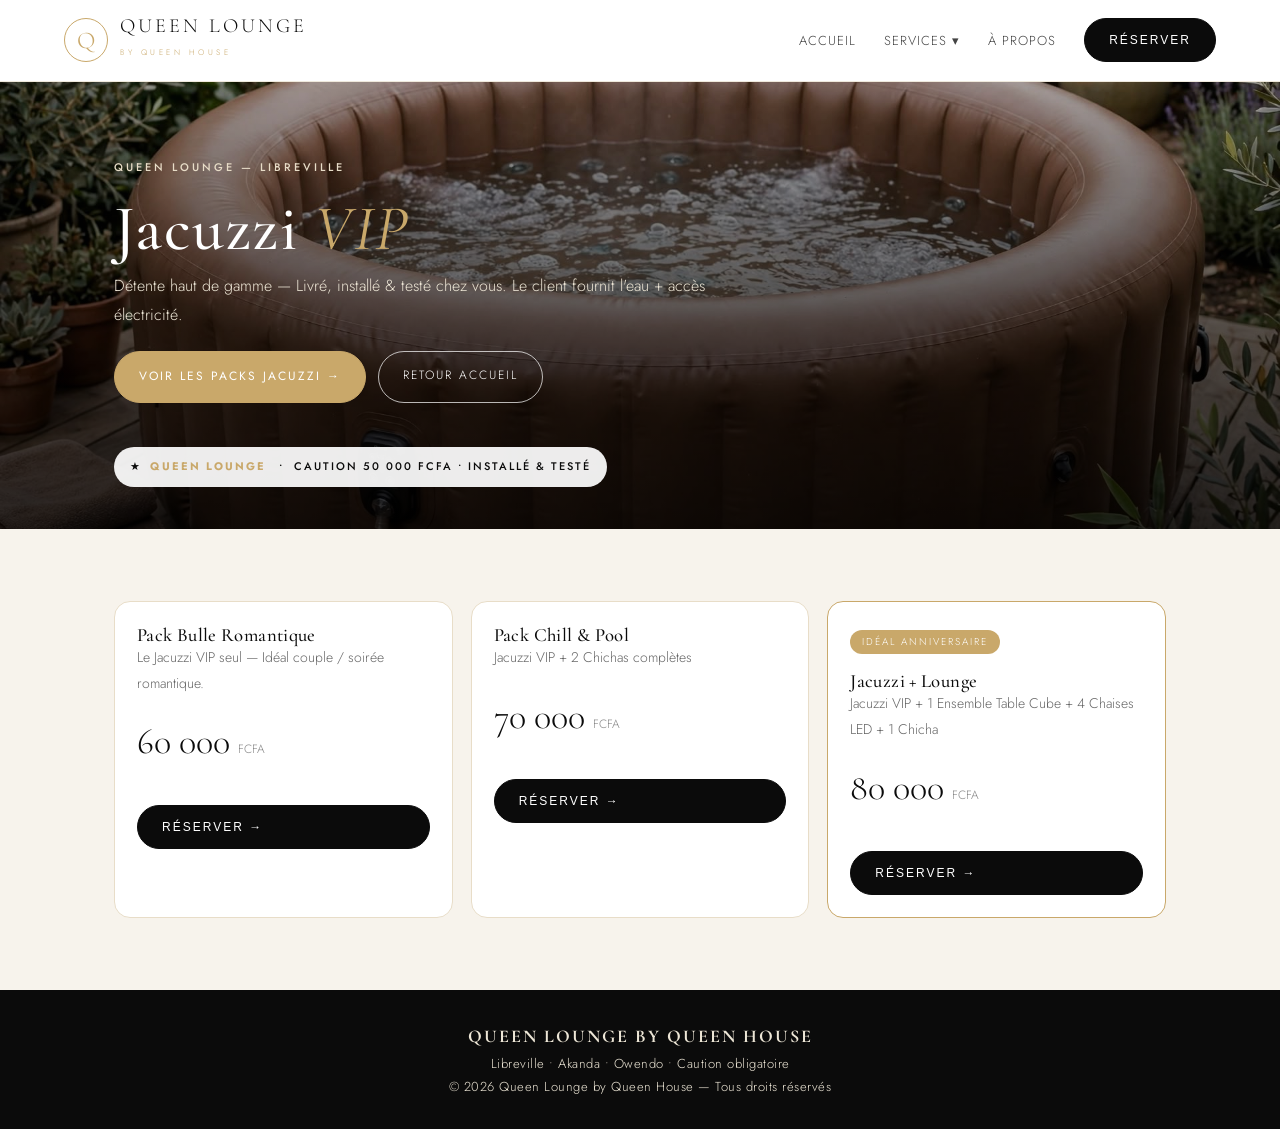
<file: jacuzzi.html>
<!DOCTYPE html>
<html lang="fr"><head><meta charset="UTF-8"><meta name="viewport" content="width=device-width, initial-scale=1.0, viewport-fit=cover"><meta name="theme-color" content="#0B0B0B"><title>Jacuzzi VIP | Queen Lounge by Queen House</title>
<link href="https://fonts.googleapis.com/css2?family=Cormorant+Garamond:ital,wght@0,400;0,500;0,600;1,400&family=Jost:wght@300;400;500&display=swap" rel="stylesheet">
<link rel="stylesheet" href="style.css"></head><body>
<nav class="navbar">
  <a href="index.html" class="logo"><div class="logo-mark">Q</div><div class="logo-text"><span>QUEEN LOUNGE</span><small>BY QUEEN HOUSE</small></div></a>
  <button class="burger" onclick="toggleMenu()">☰</button>
  <div class="nav-links" id="navLinks">
    <a href="index.html">Accueil</a>
    <div class="dropdown"><a href="#" class="dropdown-toggle" aria-expanded="false">Services ▾</a><div class="drop-content">
      <a href="mobilier-led.html">Mobilier LED</a><a href="jacuzzi.html">Jacuzzi VIP</a><a href="chicha.html">Chicha &amp; Chill</a><a href="combos.html">Combos Complets</a></div></div>
    <a href="a-propos.html">À Propos</a>
    <button class="btn-dark" onclick="openModal('Demande générale',false)">Réserver</button>
  </div>
</nav>
<header class="page-hero">
  <img src="jacuzzi.jpg" alt="Jacuzzi <em>VIP</em>">
  <div class="page-hero-inner">
    <span class="eyebrow">Queen Lounge — Libreville</span>
    <h1>Jacuzzi <em>VIP</em></h1>
    <p>Détente haut de gamme — Livré, installé & testé chez vous. Le client fournit l'eau + accès électricité.</p>
    <div class="hero-btns"><a class="btn-dark" href="#packs">Voir les packs Jacuzzi →</a><a class="btn-outline" href="index.html">Retour Accueil</a></div>
    <div><span class="page-hero-badge">★ <b>Queen Lounge</b> &nbsp;•&nbsp; Caution 50 000 FCFA • Installé & testé</span></div>
  </div>
</header>
<section class="section" id="packs"><div class="grid-3"><div class="card pack-card "><h3>Pack Bulle Romantique</h3><p>Le Jacuzzi VIP seul — Idéal couple / soirée romantique.</p><div class="price">60 000 <small>FCFA</small></div><button class="btn-dark" onclick="openModal('Pack Bulle Romantique - 60000F',true)">Réserver →</button></div><div class="card pack-card "><h3>Pack Chill & Pool</h3><p>Jacuzzi VIP + 2 Chichas complètes</p><div class="price">70 000 <small>FCFA</small></div><button class="btn-dark" onclick="openModal('Pack Chill & Pool - 70000F',true)">Réserver →</button></div><div class="card pack-card popular"><span class="tag">Idéal Anniversaire</span><h3>Jacuzzi + Lounge</h3><p>Jacuzzi VIP + 1 Ensemble Table Cube + 4 Chaises LED + 1 Chicha</p><div class="price">80 000 <small>FCFA</small></div><button class="btn-dark" onclick="openModal('Pack Queen Lounge VIP - 80000F',true)">Réserver →</button></div></div>

</section>
  <footer><strong>QUEEN LOUNGE BY QUEEN HOUSE</strong><br>Libreville • Akanda • Owendo • Caution obligatoire<br>© 2026 Queen Lounge by Queen House — Tous droits réservés</footer><div class="modal" id="modal"><div class="modal-box">
  <div class="modal-head"><div><span class="eyebrow">Queen Lounge — Libreville</span><h3>Réserver</h3><p>Complétez votre réservation en 2 minutes.</p></div><span onclick="closeModal()">×</span></div>
  <div class="field"><label>Pack sélectionné</label><input type="text" id="selService" readonly></div>
  <div class="field"><label>Nom &amp; Prénom *</label><input type="text" id="selName" placeholder="Ex : Grâce Mba"></div>
  <div class="field two"><div><label>Téléphone *</label><input type="tel" id="selPhone" placeholder="06 XX XX XX"></div><div><label>Date *</label><input type="date" id="selDate"></div></div>
  <div class="field"><label>Adresse exacte / Quartier *</label><input type="text" id="selAdresse" placeholder="Ex : Angondjé, Akanda"></div>
  <div class="field"><label>Heure de livraison</label><select id="selHeure"><option>Matin 09:00 - 11:00</option><option>Après-midi 13:00 - 15:00</option><option>Soir 16:00 - 18:00</option></select></div>
  <div class="field"><label>Paiement</label><div class="pay-grid">
    <p style="font-size:12px;color:#888;margin:0 0 8px">Acompte obligatoire pour confirmer votre date. Choisissez comment vous payez :</p><div class="pay-opt active" onclick="selectPay(this)" data-pay="Payer tout maintenant"><b>Payer tout maintenant</b><small>Tu paies le total + caution d'un coup</small></div>
    <div class="pay-opt" onclick="selectPay(this)" data-pay="Acompte + solde sur place"><b>Acompte + solde sur place</b><small>Tu donnes l'acompte maintenant, le reste à la livraison</small></div>
  </div></div>
  <div id="securiteBox" class="securite" style="display:none"><b>Sécurité Jacuzzi &amp; Caution</b><br>• Le client fournit l'eau + accès électricité.<br>• Interdiction charbons près du jacuzzi.<br>• <b>Caution : 50% du total</b> si total &lt; 60 000 FCFA, <b>40%</b> si total ≥ 60 000 FCFA.</div>
  <div id="cautionSimple" class="nota">Caution : <b>50% du total</b> si total &lt; 60 000 FCFA, <b>40%</b> si total ≥ 60 000 FCFA — Restituée après vérification.</div>
  <button id="reserveBtn" class="btn-dark full" onclick="sendWhatsApp()">Réserver sur WhatsApp →</button>
  <p id="reservationStatus" style="font-size:12px;margin-top:10px;color:#A12B20"></p>
</div></div><script src="script.js"></script></body></html>
</file>
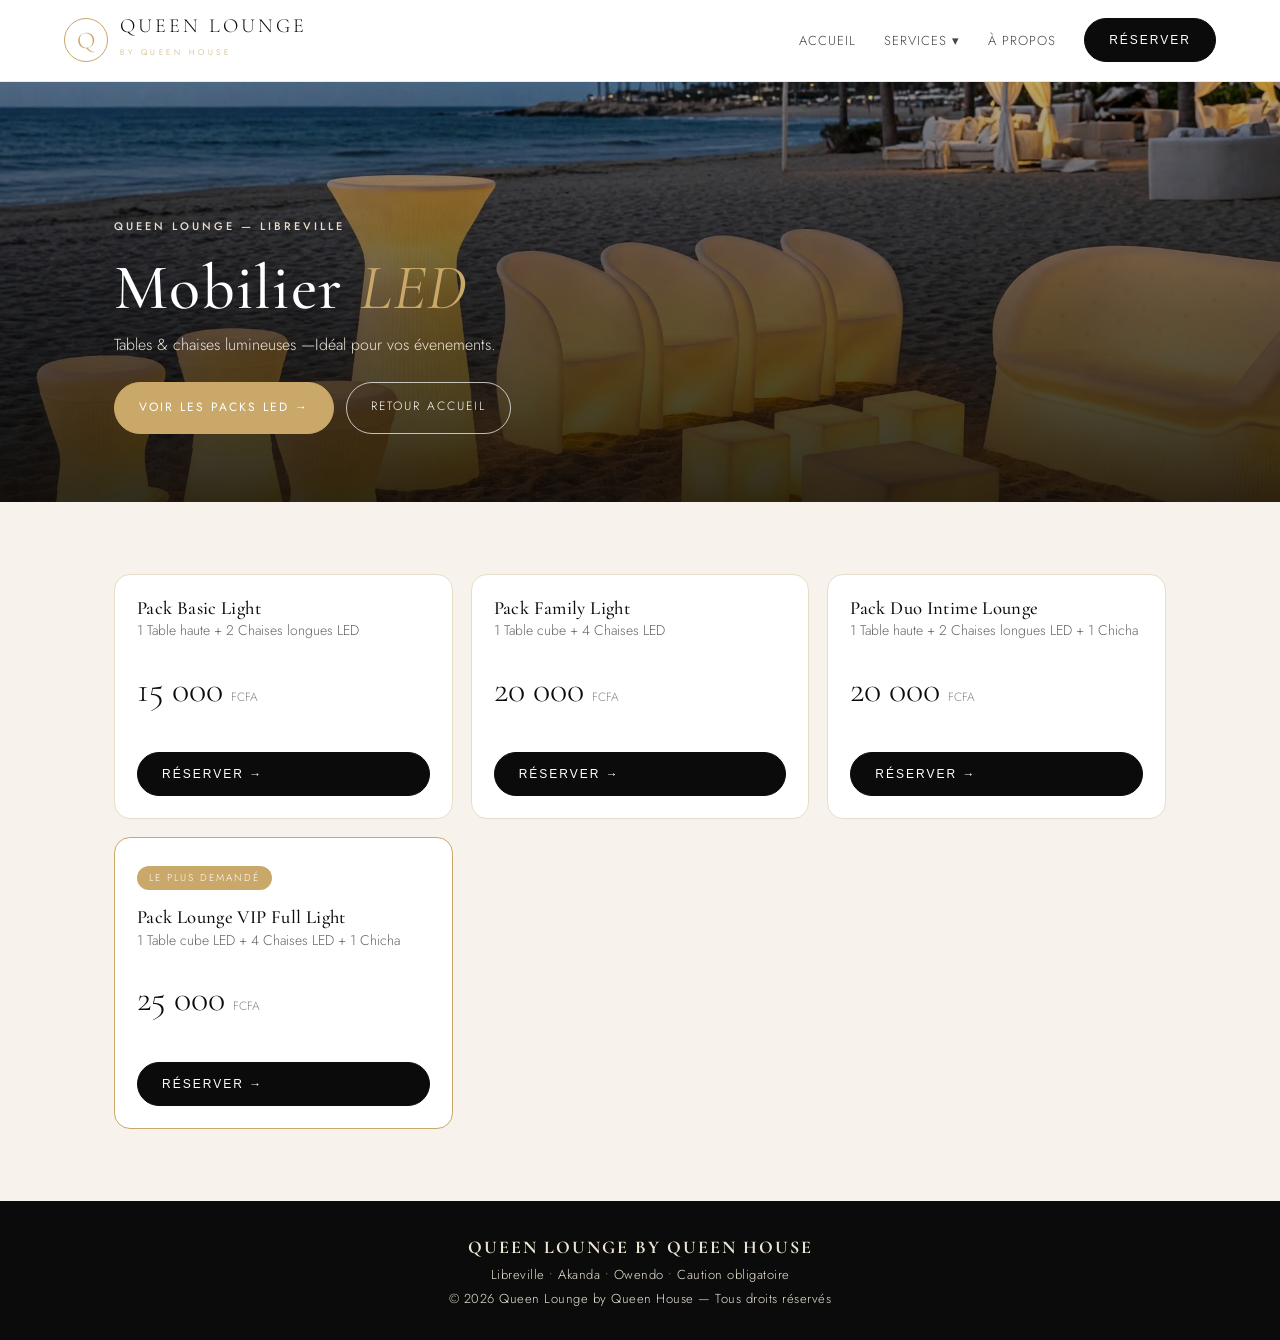
<file: mobilier-led.html>
<!DOCTYPE html>
<html lang="fr"><head><meta charset="UTF-8"><meta name="viewport" content="width=device-width, initial-scale=1.0, viewport-fit=cover"><meta name="theme-color" content="#0B0B0B"><title>Mobilier LED | Queen Lounge by Queen House</title>
<link href="https://fonts.googleapis.com/css2?family=Cormorant+Garamond:ital,wght@0,400;0,500;0,600;1,400&family=Jost:wght@300;400;500&display=swap" rel="stylesheet">
<link rel="stylesheet" href="style.css"></head><body>
<nav class="navbar">
  <a href="index.html" class="logo"><div class="logo-mark">Q</div><div class="logo-text"><span>QUEEN LOUNGE</span><small>BY QUEEN HOUSE</small></div></a>
  <button class="burger" onclick="toggleMenu()">☰</button>
  <div class="nav-links" id="navLinks">
    <a href="index.html">Accueil</a>
    <div class="dropdown"><a href="#" class="dropdown-toggle" aria-expanded="false">Services ▾</a><div class="drop-content">
      <a href="mobilier-led.html">Mobilier LED</a><a href="jacuzzi.html">Jacuzzi VIP</a><a href="chicha.html">Chicha &amp; Chill</a><a href="combos.html">Combos Complets</a></div></div>
    <a href="a-propos.html">À Propos</a>
    <button class="btn-dark" onclick="openModal('Demande générale',false)">Réserver</button>
  </div>
</nav>
<header class="page-hero">
  <img src="luz.jpg" alt="Mobilier <em>LED</em>">
  <div class="page-hero-inner">
    <span class="eyebrow">Queen Lounge — Libreville</span>
    <h1>Mobilier <em>LED</em></h1>
    <p>Tables & chaises lumineuses —Idéal pour vos évenements.</p>
    <div class="hero-btns"><a class="btn-dark" href="#packs">Voir les packs LED →</a><a class="btn-outline" href="index.html">Retour Accueil</a></div>
  </div>
</header>
<section class="section" id="packs"><div class="grid-3"><div class="card pack-card "><h3>Pack Basic Light</h3><p>1 Table haute + 2 Chaises longues LED</p><div class="price">15 000 <small>FCFA</small></div><button class="btn-dark" onclick="openModal('Pack Basic Light - 15000F',false)">Réserver →</button></div><div class="card pack-card "><h3>Pack Family Light</h3><p>1 Table cube + 4 Chaises LED</p><div class="price">20 000 <small>FCFA</small></div><button class="btn-dark" onclick="openModal('Pack Family Light - 20000F',false)">Réserver →</button></div><div class="card pack-card "><h3>Pack Duo Intime Lounge</h3><p>1 Table haute + 2 Chaises longues LED + 1 Chicha</p><div class="price">20 000 <small>FCFA</small></div><button class="btn-dark" onclick="openModal('Pack Duo Intime Lounge - 20000F',false)">Réserver →</button></div><div class="card pack-card popular"><span class="tag">Le plus demandé</span><h3>Pack Lounge VIP Full Light</h3><p>1 Table cube LED + 4 Chaises LED + 1 Chicha</p><div class="price">25 000 <small>FCFA</small></div><button class="btn-dark" onclick="openModal('Pack Lounge VIP Full Light - 25000F',false)">Réserver →</button></div></div>

</section>
  <footer><strong>QUEEN LOUNGE BY QUEEN HOUSE</strong><br>Libreville • Akanda • Owendo • Caution obligatoire<br>© 2026 Queen Lounge by Queen House — Tous droits réservés</footer><div class="modal" id="modal"><div class="modal-box">
  <div class="modal-head"><div><span class="eyebrow">Queen Lounge — Libreville</span><h3>Réserver</h3><p>Complétez votre réservation en 2 minutes.</p></div><span onclick="closeModal()">×</span></div>
  <div class="field"><label>Pack sélectionné</label><input type="text" id="selService" readonly></div>
  <div class="field"><label>Nom &amp; Prénom *</label><input type="text" id="selName" placeholder="Ex : Grâce Mba"></div>
  <div class="field two"><div><label>Téléphone *</label><input type="tel" id="selPhone" placeholder="06 XX XX XX"></div><div><label>Date *</label><input type="date" id="selDate"></div></div>
  <div class="field"><label>Adresse exacte / Quartier *</label><input type="text" id="selAdresse" placeholder="Ex : Angondjé, Akanda"></div>
  <div class="field"><label>Heure de livraison</label><select id="selHeure"><option>Matin 09:00 - 11:00</option><option>Après-midi 13:00 - 15:00</option><option>Soir 16:00 - 18:00</option></select></div>
  <div class="field"><label>Paiement</label><div class="pay-grid">
    <p style="font-size:12px;color:#888;margin:0 0 8px">Acompte obligatoire pour confirmer votre date. Choisissez comment vous payez :</p><div class="pay-opt active" onclick="selectPay(this)" data-pay="Payer tout maintenant"><b>Payer tout maintenant</b><small>Tu paies le total + caution d'un coup</small></div>
    <div class="pay-opt" onclick="selectPay(this)" data-pay="Acompte + solde sur place"><b>Acompte + solde sur place</b><small>Tu donnes l'acompte maintenant, le reste à la livraison</small></div>
  </div></div>
  <div id="securiteBox" class="securite" style="display:none"><b>Sécurité Jacuzzi &amp; Caution</b><br>• Le client fournit l'eau + accès électricité.<br>• Interdiction charbons près du jacuzzi.<br>• <b>Caution : 50% du total</b> si total &lt; 60 000 FCFA, <b>40%</b> si total ≥ 60 000 FCFA.</div>
  <div id="cautionSimple" class="nota">Caution : <b>50% du total</b> si total &lt; 60 000 FCFA, <b>40%</b> si total ≥ 60 000 FCFA — Restituée après vérification.</div>
  <button id="reserveBtn" class="btn-dark full" onclick="sendWhatsApp()">Réserver sur WhatsApp →</button>
  <p id="reservationStatus" style="font-size:12px;margin-top:10px;color:#A12B20"></p>
</div></div><script src="script.js"></script></body></html>
</file>
<file: style.css>
/* QUEEN LOUNGE — REDISEÑO ELEGANTE | Colores originales */
*{margin:0;padding:0;box-sizing:border-box;-webkit-tap-highlight-color:transparent}
:root{--green:#0B0B0B;--green2:#1A1A1A;--gold:#C9A86A;--gold-light:#E8DDC8;--beige:#F7F3EC;--ink:#1E1E1E;--muted:#7A7A7A;--line:#E8DDC8;--white:#fff}
html{scroll-behavior:smooth;-webkit-text-size-adjust:100%}
body{font-family:'Jost',sans-serif;background:var(--beige);color:var(--ink);line-height:1.8;overflow-x:hidden;font-weight:300}
h1,h2,h3,.serif{font-family:'Cormorant Garamond',serif;font-weight:500;line-height:1.05;letter-spacing:.02em;color:var(--green)}
img{max-width:100%;display:block}
a{color:inherit;text-decoration:none}
.eyebrow{font-size:11px;letter-spacing:3px;text-transform:uppercase;color:var(--gold);font-weight:500}
.section{padding:72px 5%;max-width:1180px;margin:0 auto}
.section-head{text-align:center;max-width:640px;margin:0 auto 38px}
.section-head h2{font-size:clamp(32px,4vw,46px)}
.section-head p{color:var(--muted);margin-top:10px;font-size:15px}
.divider{width:56px;height:1px;background:var(--gold);margin:16px auto}
/* NAV */
.navbar{display:flex;justify-content:space-between;align-items:center;padding:16px 5%;background:#fff;position:sticky;top:0;z-index:50;border-bottom:1px solid #EFE9DC}
.logo{display:flex;gap:12px;align-items:center}
.logo-mark{width:44px;height:44px;border:1px solid var(--gold);border-radius:50%;display:grid;place-items:center;font-family:'Cormorant Garamond',serif;font-size:24px;color:var(--gold)}
.logo-text span{display:block;font-family:'Cormorant Garamond',serif;font-size:20px;letter-spacing:3px;color:var(--green);line-height:1}
.logo-text small{font-size:8px;letter-spacing:3.5px;color:var(--gold)}
.nav-links{display:flex;gap:28px;align-items:center}
.nav-links a{font-size:13px;letter-spacing:1px;text-transform:uppercase;color:#444}
.nav-links a:hover{color:var(--gold)}
.burger{display:none;font-size:26px;background:none;border:none;cursor:pointer}
.dropdown{position:relative}
.drop-content{display:none;position:absolute;top:100%;left:-12px;background:#fff;border:1px solid var(--line);border-radius:10px;padding:8px;min-width:230px;box-shadow:0 18px 40px rgba(0,0,0,.08)}
.dropdown:hover .drop-content{display:block}
.drop-content a{display:block;padding:11px 14px;text-transform:none;letter-spacing:0;font-size:14px;border-radius:8px}
.drop-content a:hover{background:var(--beige)}
/* BUTTONS */
.btn-dark{background:var(--green);color:#fff!important;padding:14px 24px;border-radius:999px;font-size:12px;letter-spacing:2px;text-transform:uppercase;font-weight:400;display:inline-flex;align-items:center;gap:8px;border:1px solid var(--green);cursor:pointer}
.btn-dark:hover{background:var(--green2)}
.btn-outline{background:transparent;color:var(--green);border:1px solid var(--green);padding:13px 24px;border-radius:999px;font-size:12px;letter-spacing:2px;text-transform:uppercase;display:inline-flex;gap:8px;cursor:pointer}
.btn-gold{background:var(--gold);color:#fff;border:1px solid var(--gold);padding:14px 24px;border-radius:999px;font-size:12px;letter-spacing:2px;text-transform:uppercase;cursor:pointer}
/* HERO — UNA SOLA IMAGEN ESTÁTICA */
.hero{display:grid;grid-template-columns:1.05fr .95fr;gap:40px;align-items:center;padding:56px 5% 64px;background:#fff}
.badge{display:inline-flex;align-items:center;gap:8px;border:1px solid var(--gold-light);padding:8px 14px;border-radius:999px;font-size:11px;letter-spacing:2px;text-transform:uppercase;color:var(--green)}
.badge i{width:6px;height:6px;background:var(--gold);border-radius:50%;display:inline-block}
.hero h1{font-size:clamp(44px,5.5vw,68px);margin:22px 0 16px}
.hero h1 em{color:var(--gold);font-style:italic;font-weight:400}
.hero p{color:#666;max-width:520px;font-size:16px}
.hero-btns{display:flex;gap:12px;margin:26px 0;flex-wrap:wrap}
.hero-trust{display:flex;gap:0;font-size:12px;letter-spacing:1px;text-transform:uppercase;color:#777}
.hero-trust span{padding:0 14px;border-left:1px solid var(--gold-light)}
.hero-trust span:first-child{padding-left:0;border:0}
.hero-media{position:relative}
.hero-media img{width:100%;height:520px;object-fit:cover;border-radius:18px}
.hero-media figcaption{position:absolute;left:18px;bottom:18px;background:rgba(255,255,255,.92);backdrop-filter:blur(8px);padding:12px 16px;border-radius:12px;display:flex;gap:14px;align-items:center}
.hero-media figcaption b{font-family:'Cormorant Garamond',serif;font-size:22px;color:var(--green);display:block;line-height:1}
.hero-media figcaption small{font-size:10px;letter-spacing:2px;text-transform:uppercase;color:var(--gold)}
/* CARDS */
.grid-4{display:grid;grid-template-columns:repeat(4,1fr);gap:18px}
.grid-3{display:grid;grid-template-columns:repeat(3,1fr);gap:18px}
.card{background:#fff;border:1px solid var(--line);border-radius:16px;overflow:hidden}
.card img{width:100%;height:180px;object-fit:cover;transition:.6s}
.card:hover img{transform:scale(1.04)}
.card-body{padding:18px}
.card-body h3{font-size:26px}
.card-body p{font-size:13.5px;color:var(--muted);margin:6px 0 12px}
.link{color:var(--gold);font-size:12px;letter-spacing:2px;text-transform:uppercase;font-weight:500}
.pack-card{padding:22px}
.pack-card .price{font-family:'Cormorant Garamond',serif;font-size:36px;color:var(--green);margin:14px 0}
.pack-card .price small{font-family:'Jost',sans-serif;font-size:12px;color:#888}
.pack-card p{font-size:14px;color:#666}
.pack-card button{width:100%;margin-top:16px}
.pack-card.popular{border:1.5px solid var(--gold)}
.tag{display:inline-block;background:var(--gold);color:#fff;font-size:10px;letter-spacing:2px;text-transform:uppercase;padding:7px 12px;border-radius:999px;margin-bottom:16px;line-height:1}
/* EXPERIENCES */
.exp-grid{display:grid;grid-template-columns:repeat(3,1fr);gap:18px}
.exp-grid figure{background:#fff;border:1px solid var(--line);border-radius:16px;overflow:hidden}
.exp-grid img{height:200px;width:100%;object-fit:cover}
.exp-grid figcaption{padding:14px 16px;font-family:'Cormorant Garamond',serif;font-size:21px;color:var(--green)}
/* TEAM CIRCULAR */
.team{display:grid;grid-template-columns:repeat(4,1fr);gap:18px;text-align:center}
.team-card{background:#fff;border:1px solid var(--line);border-radius:16px;padding:28px 16px}
.team-card img{width:110px;height:110px;object-fit:cover;border-radius:50%;border:2px solid var(--gold);padding:3px;margin:0 auto 14px}
.team-card h3{font-size:24px}
.team-card small{font-size:11px;letter-spacing:2px;text-transform:uppercase;color:var(--gold)}
.team-card p{font-size:13px;color:#777;margin-top:8px}
/* AVIS ELEGANTES */
.avis-grid{display:grid;grid-template-columns:repeat(3,1fr);gap:18px}
.avis-card{background:#fff;border:1px solid var(--line);border-radius:16px;padding:26px;text-align:left}
.avis-card .quote{font-family:'Cormorant Garamond',serif;font-size:54px;line-height:.6;color:var(--gold)}
.avis-card .stars{color:var(--gold);letter-spacing:3px;font-size:13px;margin:10px 0}
.avis-card p{font-size:14.5px;color:#444}
.avis-card b{font-family:'Cormorant Garamond',serif;font-size:20px;color:var(--green);display:block;margin-top:14px}
.avis-card small{font-size:11px;letter-spacing:2px;text-transform:uppercase;color:#999}
/* BUILDER */
.builder{background:#fff;border:1px solid var(--gold);border-radius:16px;padding:22px;max-width:900px;margin:18px auto;text-align:left}
.build-item{display:flex;justify-content:space-between;gap:12px;padding:14px 0;border-bottom:1px solid #eee;cursor:pointer;font-size:14px}
.builder-total{font-family:'Cormorant Garamond',serif;font-size:26px;color:var(--green);margin:16px 0}
/* MODAL / FORM ELEGANTE */
.modal{display:none;position:fixed;inset:0;background:rgba(0,0,0,.55);backdrop-filter:blur(4px);z-index:80;align-items:center;justify-content:center;padding:16px}
.modal.active{display:flex}
.modal-box{background:#fff;width:100%;max-width:560px;border-radius:18px;padding:28px;max-height:92vh;overflow:auto}
.modal-head{display:flex;justify-content:space-between;align-items:start;margin-bottom:6px}
.modal-head h3{font-size:30px}
.modal-head p{font-size:13px;color:#888}
.modal-head span{font-size:30px;cursor:pointer;line-height:1}
.field{margin-bottom:14px;text-align:left}
.field label{font-size:11px;letter-spacing:2px;text-transform:uppercase;color:var(--green);font-weight:500;display:block;margin-bottom:6px}
.field input,.field select{width:100%;padding:13px 14px;border:1px solid #DDD;border-radius:10px;font-family:'Jost',sans-serif;font-size:15px;background:#FCFAF6}
.field.two{display:grid;grid-template-columns:1fr 1fr;gap:12px}
.pay-grid{display:grid;grid-template-columns:1fr 1fr;gap:12px;margin:14px 0}
.pay-opt{border:1px solid var(--line);border-radius:12px;padding:14px;cursor:pointer}
.pay-opt.active{border-color:var(--gold);background:#FFFBF2}
.pay-opt b{font-family:'Cormorant Garamond',serif;font-size:20px}
.pay-opt small{display:block;color:#888;font-size:12px}
.nota{background:#FFFBF2;border:1px solid var(--gold-light);padding:12px;border-radius:10px;font-size:12.5px;line-height:1.6}
.securite{background:#FFFBF2;border:1px solid #E8A020;border-radius:12px;padding:14px;font-size:13px;line-height:1.6;margin-bottom:12px}
.full{width:100%;justify-content:center}
footer{background:var(--green);color:#EDE6D6;text-align:center;padding:30px 5%;font-size:13px;letter-spacing:.5px}
footer strong{font-family:'Cormorant Garamond',serif;font-size:18px;letter-spacing:2px}
/* MÓVIL */
@media(max-width:900px){
  .hero{grid-template-columns:1fr;padding:28px 5%}
  .hero-media img{height:340px}
  .grid-4,.grid-3,.exp-grid,.avis-grid,.team{grid-template-columns:1fr 1fr}
  .burger{display:block}
  .nav-links{display:none;position:absolute;top:100%;left:0;right:0;background:#fff;flex-direction:column;align-items:flex-start;padding:18px 5% 22px;box-shadow:0 18px 30px rgba(0,0,0,.08)}
  .nav-links.open{display:flex}
  .drop-content{position:static;display:none;box-shadow:none;border:0;padding:0 0 0 10px;max-height:0;overflow:hidden}
  .dropdown.open .drop-content{display:block;max-height:500px}
  .section{padding:48px 5%}
}
@media(max-width:560px){
  .grid-4,.grid-3,.exp-grid,.avis-grid,.team,.field.two,.pay-grid{grid-template-columns:1fr}
  .hero-trust{flex-wrap:wrap;gap:8px}
  .hero-trust span{border:0;padding:0}
  .btn-dark,.btn-outline,.btn-gold{width:100%;justify-content:center}
  .hero-media figcaption{left:12px;right:12px;bottom:12px}
}

/* PAGE HERO LARGO — ESTÁTICO, UNA SOLA IMAGEN */
.page-hero{position:relative;min-height:420px;display:flex;align-items:flex-end;overflow:hidden;background:#0B0B0B}
.page-hero img{position:absolute;inset:0;width:100%;height:100%;object-fit:cover;opacity:.85}
.page-hero::after{content:"";position:absolute;inset:0;background:linear-gradient(180deg,rgba(0,0,0,.15) 0%,rgba(0,0,0,.55) 55%,rgba(0,0,0,.78) 100%)}
.page-hero-inner{position:relative;z-index:2;width:100%;max-width:1180px;margin:0 auto;padding:70px 5% 42px;color:#fff}
.page-hero-inner .eyebrow{color:#E8DDC8}
.page-hero-inner h1{font-size:clamp(42px,5vw,64px);color:#fff;margin:14px 0 10px}
.page-hero-inner h1 em{color:#C9A86A;font-style:italic;font-weight:400}
.page-hero-inner p{max-width:600px;color:#EDE6D6;font-size:16px}
.page-hero-inner .hero-btns{margin-top:22px}
.page-hero-inner .btn-dark{background:#C9A86A;border-color:#C9A86A}
.page-hero-inner .btn-outline{color:#fff;border-color:rgba(255,255,255,.7)}
.page-hero-badge{display:inline-flex;gap:8px;align-items:center;background:rgba(255,255,255,.92);color:#0B0B0B;padding:10px 16px;border-radius:999px;font-size:11px;letter-spacing:2px;text-transform:uppercase;font-weight:500;margin-top:18px}
.page-hero-badge b{color:#C9A86A}
@media(max-width:700px){
  .page-hero{min-height:340px}
  .page-hero-inner{padding:50px 5% 32px}
}

/* STEPS 01-04 — ARREGLO APLASTADO */
.steps-grid{display:grid;grid-template-columns:repeat(4,1fr);gap:16px;text-align:left;width:100%}
.steps-grid .card{min-width:0;overflow-wrap:break-word}
.steps-grid .card h3{overflow-wrap:break-word;white-space:normal}
.steps-grid .card p{overflow-wrap:break-word;white-space:normal}
@media(max-width:900px){
  .steps-grid{grid-template-columns:repeat(2,1fr)}
}
@media(max-width:560px){
  .steps-grid{grid-template-columns:1fr}
}

/* FIX TAG LE PLUS DEMANDÉ — que no toque las letras */
.pack-card .tag{margin-bottom:16px}
.pack-card h3{margin-top:2px}
.pack-card.popular{padding-top:24px}

/* CRÉE TON COMBO — BUILDER CON FOTOS Y CANTIDADES */
.combo-hero-card{background:#0B0B0B;color:#fff;border-radius:18px;padding:28px;display:grid;grid-template-columns:1.2fr .8fr;gap:22px;align-items:center;overflow:hidden;margin-bottom:22px}
.combo-hero-card h3{color:#fff;font-size:clamp(28px,3.5vw,40px)}
.combo-hero-card h3 em{color:#C9A86A;font-style:italic}
.combo-hero-card p{color:#EDE6D6;font-size:15px;margin:10px 0 18px}
.combo-hero-card img{width:100%;height:220px;object-fit:cover;border-radius:14px}
.combo-grid{display:grid;grid-template-columns:repeat(3,1fr);gap:16px}
.combo-item{background:#fff;border:1px solid var(--line);border-radius:16px;overflow:hidden;display:flex;flex-direction:column}
.combo-item img{width:100%;height:72px;object-fit:cover}
.combo-item-body{padding:16px;display:flex;flex-direction:column;gap:6px;flex:1}
.combo-item-body h4{font-family:'Cormorant Garamond',serif;font-size:22px;color:#0B0B0B;line-height:1.1}
.combo-item-body p{font-size:13px;color:#777}
.combo-item-body .unit{font-size:12px;letter-spacing:1px;text-transform:uppercase;color:#C9A86A;font-weight:500}
.qty-row{display:flex;align-items:center;gap:10px;margin-top:auto;padding-top:10px}
.qty-btn{width:36px;height:36px;border-radius:50%;border:1px solid #0B0B0B;background:#fff;font-size:20px;cursor:pointer;line-height:1;display:grid;place-items:center}
.qty-btn:disabled{opacity:.3;cursor:not-allowed}
.qty-val{font-family:'Cormorant Garamond',serif;font-size:24px;min-width:28px;text-align:center}
.qty-max{font-size:11px;color:#999}
.combo-summary{background:#FFFBF2;border:1px solid var(--gold-light);border-radius:14px;padding:16px;margin-top:18px}
.combo-summary ul{list-style:none;margin:8px 0}
.combo-summary li{font-size:14px;padding:4px 0;border-bottom:1px dashed #E8DDC8}
.combo-total{font-family:'Cormorant Garamond',serif;font-size:28px;color:#0B0B0B}
@media(max-width:900px){.combo-grid{grid-template-columns:1fr 1fr}.combo-hero-card{grid-template-columns:1fr}}
@media(max-width:560px){.combo-grid{grid-template-columns:1fr}}

/* ===== GALERÍA TODO UNIDO ===== */
.gallery-section{padding-top:0}
.gallery-unie{display:grid;grid-template-columns:repeat(3,1fr);gap:0;border-radius:20px;overflow:hidden;border:1px solid var(--line);background:#0B0B0B;line-height:0}
.gallery-unie figure{position:relative;overflow:hidden;margin:0;cursor:pointer;aspect-ratio:4/3}
.gallery-unie img{width:100%;height:100%;object-fit:cover;transition:transform .8s ease, filter .8s ease;filter:saturate(1.05)}
.gallery-unie figure:hover img{transform:scale(1.08);filter:saturate(1.15)}
.gallery-unie figcaption{position:absolute;inset:auto 0 0 0;padding:28px 18px 16px;background:linear-gradient(180deg,transparent,rgba(0,0,0,.72));display:flex;align-items:flex-end;opacity:0;transform:translateY(8px);transition:.5s ease}
.gallery-unie figure:hover figcaption{opacity:1;transform:translateY(0)}
.gallery-unie figcaption span{font-family:'Cormorant Garamond',serif;font-size:22px;color:#fff;line-height:1.1}
.gallery-note{text-align:center;font-size:13px;color:#999;margin-top:14px}
/* En móvil: 2 columnas unidas, sigue todo pegado */
@media(max-width:700px){.gallery-unie{grid-template-columns:repeat(2,1fr)}.gallery-unie figcaption{opacity:1;transform:none}}
@media(max-width:400px){.gallery-unie{grid-template-columns:1fr}}

/* ===== AVIS CON ANIMACIÓN SUAVE QUE PASA SOLA ===== */
.avis-section{overflow:hidden}
.avis-marquee{overflow:hidden;-webkit-mask-image:linear-gradient(90deg,transparent,#000 6%,#000 94%,transparent);mask-image:linear-gradient(90deg,transparent,#000 6%,#000 94%,transparent)}
.avis-track{display:flex;gap:18px;width:max-content;animation:avis-scroll 32s linear infinite}
.avis-marquee:hover .avis-track{animation-play-state:paused}
.avis-track .avis-card{width:340px;flex-shrink:0;box-shadow:0 10px 30px rgba(0,0,0,.04)}
@keyframes avis-scroll{from{transform:translateX(0)}to{transform:translateX(-50%)}}
@media(max-width:560px){.avis-track{animation-duration:22s}.avis-track .avis-card{width:280px}}
@media(prefers-reduced-motion:reduce){.avis-track{animation:none;flex-wrap:wrap;width:auto}}

.team{ justify-content:center !important; text-align:center; margin:0 auto; }
.team-card{ text-align:center; margin:0 auto; }
.team-card img{ margin:0 auto; }

/* === FIX: Botones Servicios Accueil con borde visible === */
.service-card .btn-outline, .services .btn-outline, .card .btn-outline, .pack-card .btn-outline{
  border:1.5px solid #C9A86A !important; background:transparent; color:#0B0B0B; font-weight:500;
  padding:11px 22px; display:inline-flex; align-items:center; justify-content:center; gap:8px; border-radius:999px;
}
.service-card .btn-outline:hover, .services .btn-outline:hover, .card .btn-outline:hover{
  background:#0B0B0B; color:#F7F3EC; border-color:#0B0B0B;
}
.service-card .btn-dark, .services .btn-dark{ border:1.5px solid #0B0B0B; }

/* === FIX: Submenu Services cerrado en móvil === */
@media (max-width: 860px){
  .dropdown .drop-content{ display:none !important; max-height:0; overflow:hidden; }
  .dropdown.open .drop-content{ display:block !important; max-height:500px; }
  .dropdown > a{ cursor:pointer; }
}
@media (min-width: 861px){
  .dropdown:hover .drop-content{ display:block; }
}

/* === FIX: Imágenes Combo pequeñas === */
.combo-builder img, .combo-item img, .combo-option img, .builder-item img{
  width:64px !important; height:64px !important; object-fit:cover; border-radius:10px; flex-shrink:0;
}
.combo-builder .combo-item, .combo-option, .builder-item{ gap:12px; align-items:center; }
@media (max-width: 640px){
  .combo-builder img, .combo-item img, .combo-option img, .builder-item img{ width:52px !important; height:52px !important; }
}

/* === FIX: Responsive móvil/tablet === */
@media (max-width: 1024px){
  .section{ padding-left:20px; padding-right:20px; }
  .steps-grid, .services-grid, .packs-grid{ grid-template-columns:repeat(2,1fr) !important; }
}
@media (max-width: 640px){
  .steps-grid, .services-grid, .packs-grid, .avis-grid{ grid-template-columns:1fr !important; }
  .page-hero, .hero{ min-height:420px; }
  .hero-btns, .page-hero-inner .hero-btns{ flex-direction:column; width:100%; }
  .hero-btns a, .hero-btns button{ width:100%; text-align:center; }
  .modal-box{ width:calc(100% - 24px); margin:12px; max-height:90vh; overflow-y:auto; }
  .field.two{ grid-template-columns:1fr !important; }
  .team{ flex-direction:column; align-items:center; }
}

/* FIX: Sin azul iPhone */
a, a[href^="tel:"], a[href^="mailto:"]{ color:inherit; -webkit-text-fill-color:inherit; }
input, select, textarea{ -webkit-appearance:none; appearance:none; }

/* FIX: Botones Servicios Accueil con borde visible */
.card .link{ display:inline-flex; align-items:center; justify-content:center; gap:6px; border:1.5px solid #C9A86A; background:transparent; color:#0B0B0B; padding:10px 20px; border-radius:999px; font-size:11px; letter-spacing:2px; text-transform:uppercase; font-weight:500; margin-top:4px; }
.card .link:hover{ background:#0B0B0B; color:#F7F3EC; border-color:#0B0B0B; }

/* FIX: Team centrado en PC */
@media(min-width:901px){ .team{ display:flex; flex-wrap:wrap; justify-content:center; align-items:flex-start; } .team-card{ flex:0 1 260px; margin:0 auto; } }

/* FIX: Combo imágenes pequeñas en móvil también */
@media(max-width:560px){ .combo-item img{height:64px} .combo-hero-card img{height:160px} }

/* FIX: Tablet */
@media(min-width:641px) and (max-width:1024px){ .section{padding-left:24px;padding-right:24px} .grid-4{grid-template-columns:repeat(2,1fr)} }

/* === FIX FINAL SUBMENU - al final para que gane a todas las reglas anteriores === */
/* En PC: hover normal */
@media (min-width: 901px){
  .navbar .dropdown:hover .drop-content{ display:block !important; }
  .navbar .dropdown .drop-content{ display:none; }
  .navbar .dropdown.open .drop-content{ display:block !important; }
}
/* En MÓVIL/TABLET: cerrado por defecto, abre con .open O con focus-within (respaldo sin JS) */
@media (max-width: 900px){
  .navbar .nav-links .dropdown .drop-content{ display:none !important; max-height:0 !important; overflow:hidden; visibility:hidden; }
  .navbar .nav-links .dropdown.open .drop-content,
  .navbar .nav-links .dropdown:focus-within .drop-content{
    display:block !important; max-height:500px !important; overflow:visible; visibility:visible;
    position:static !important; box-shadow:none !important; border:0 !important; padding:0 0 0 10px !important;
  }
  .navbar .nav-links .dropdown > a{ display:block; width:100%; cursor:pointer; -webkit-tap-highlight-color:transparent; }
}
</file>
